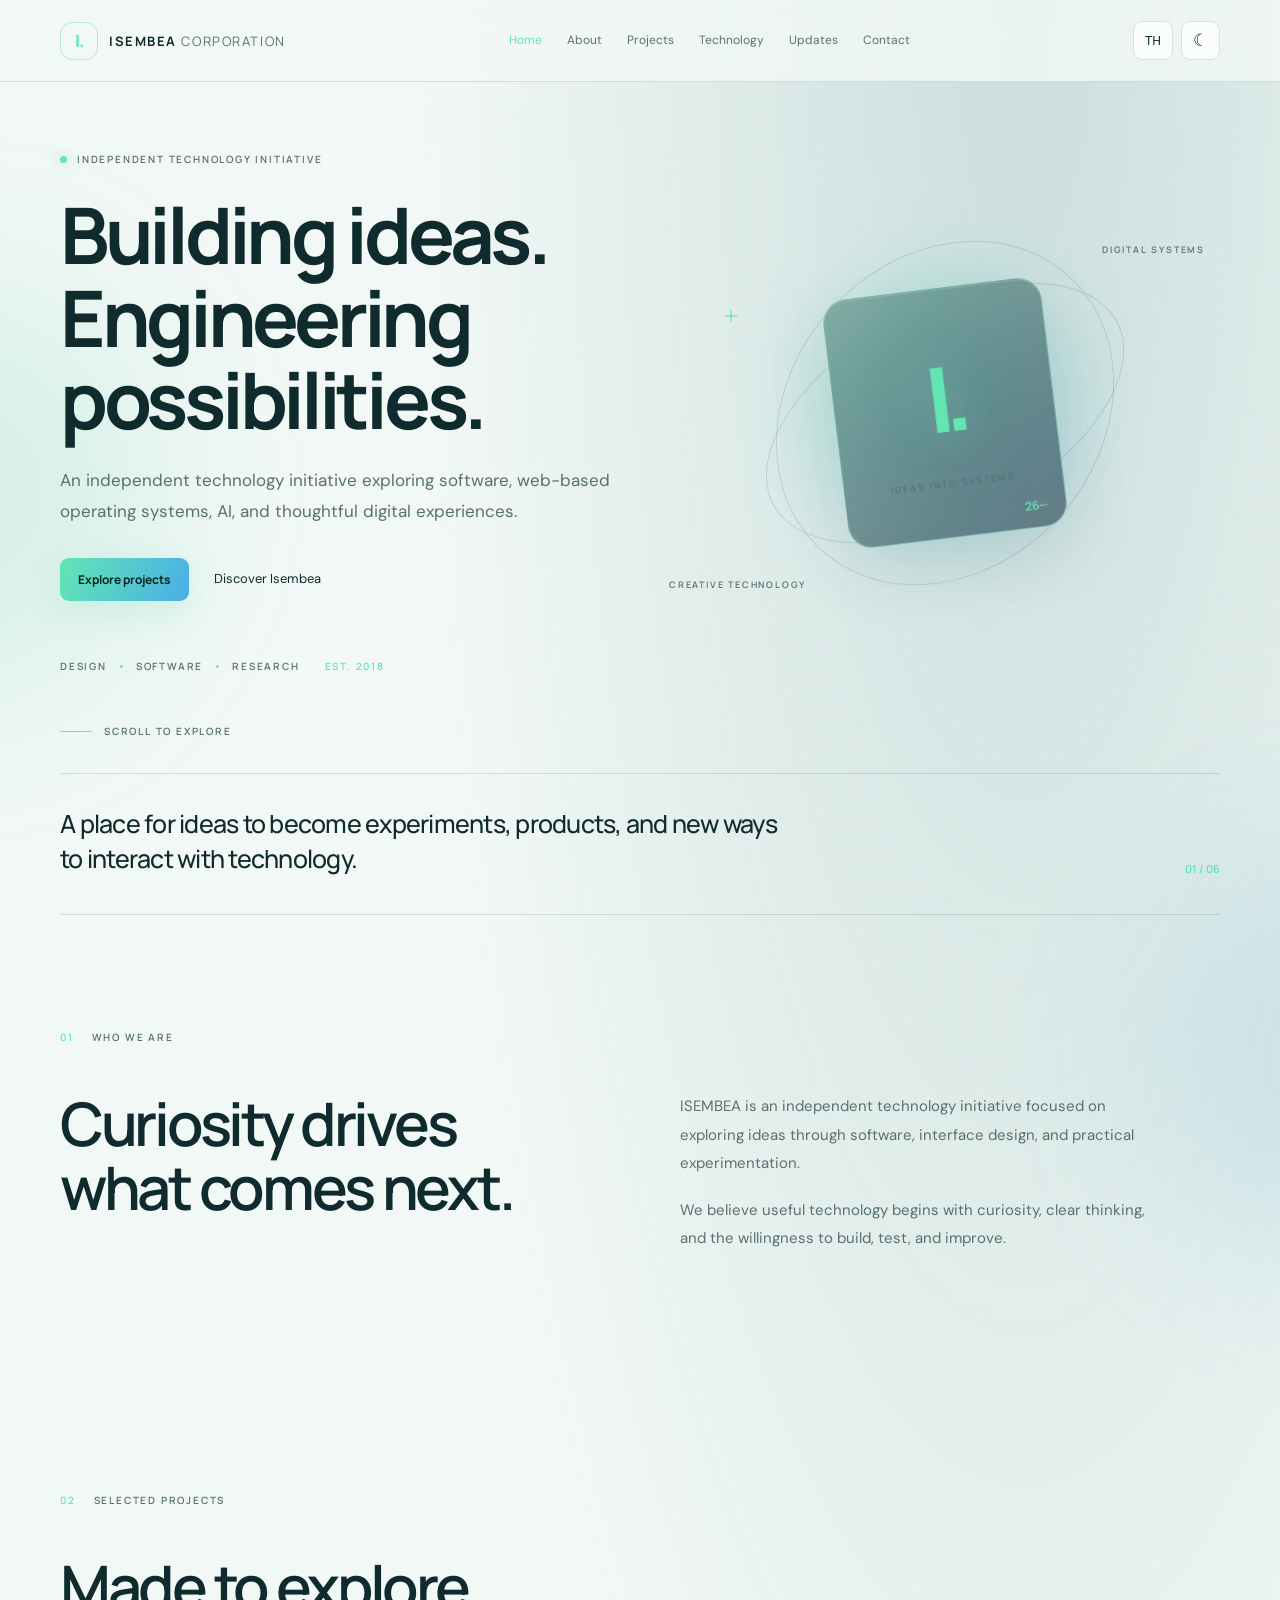
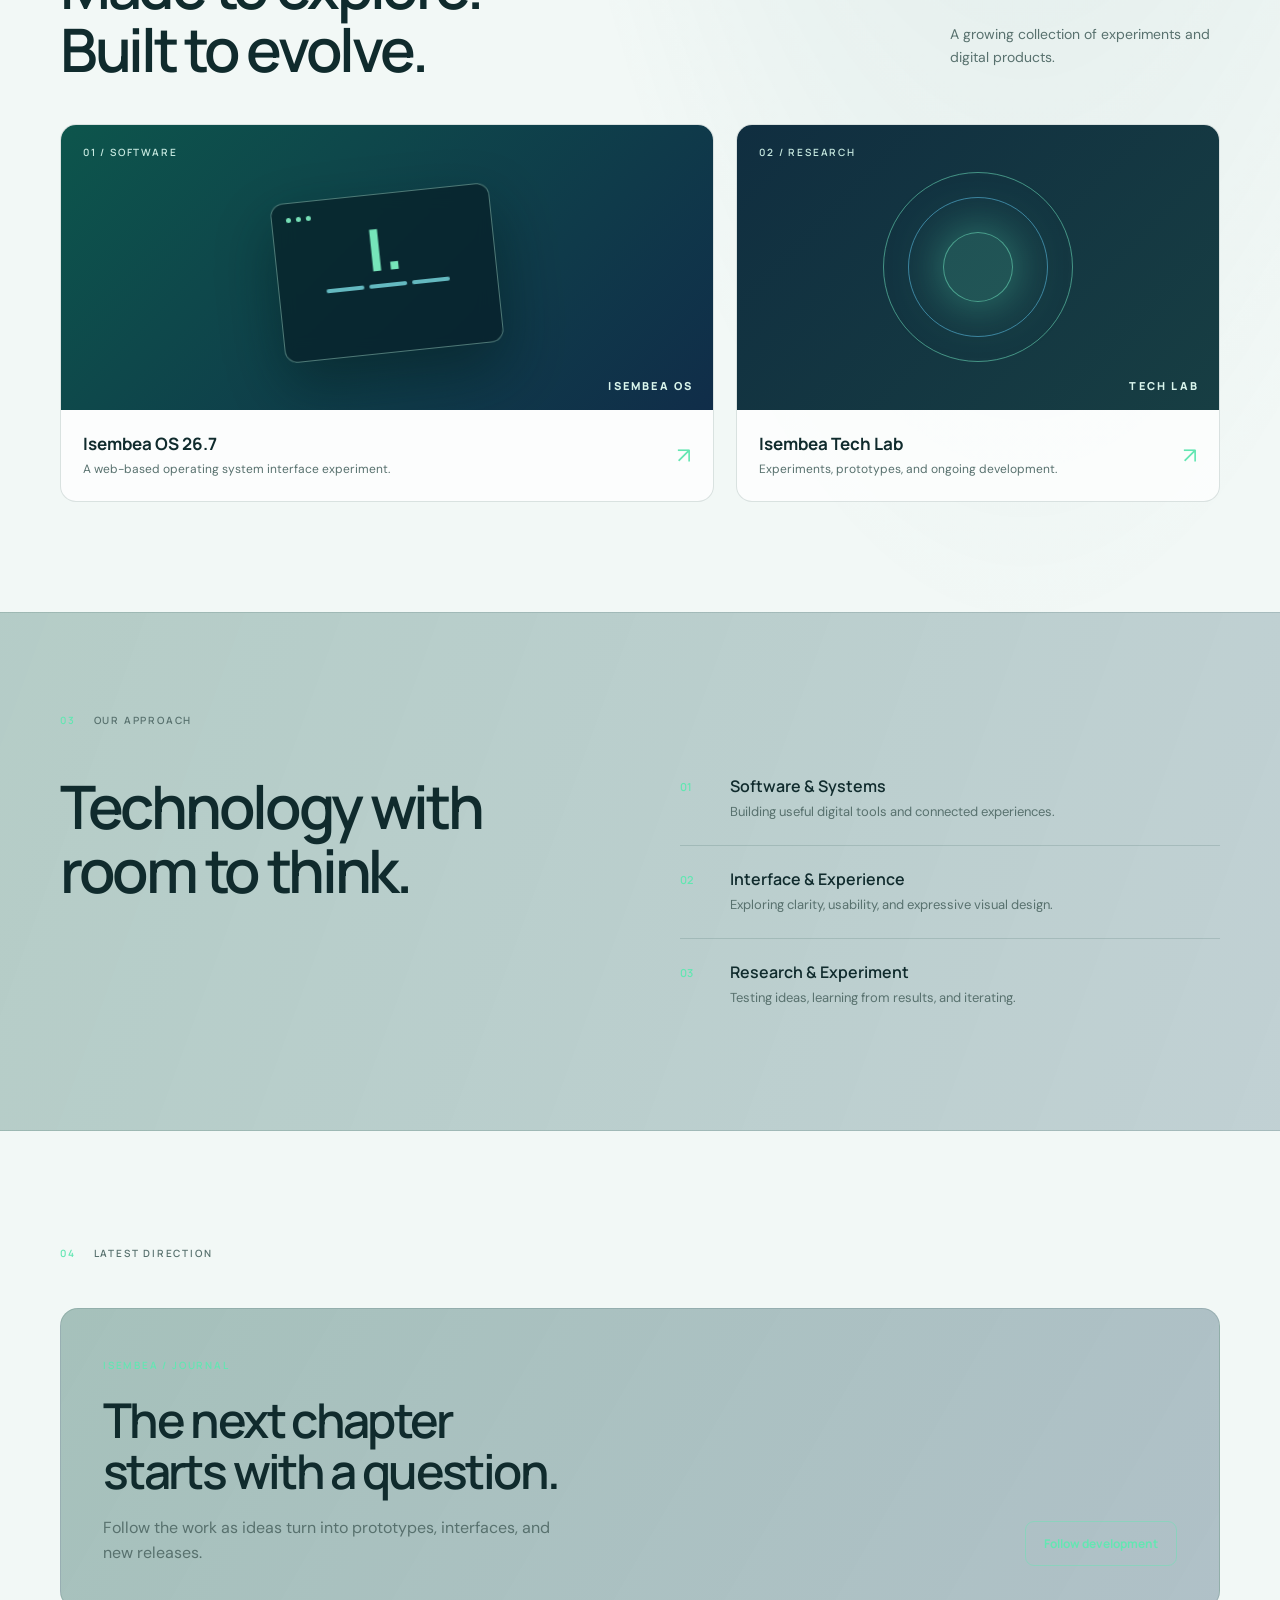
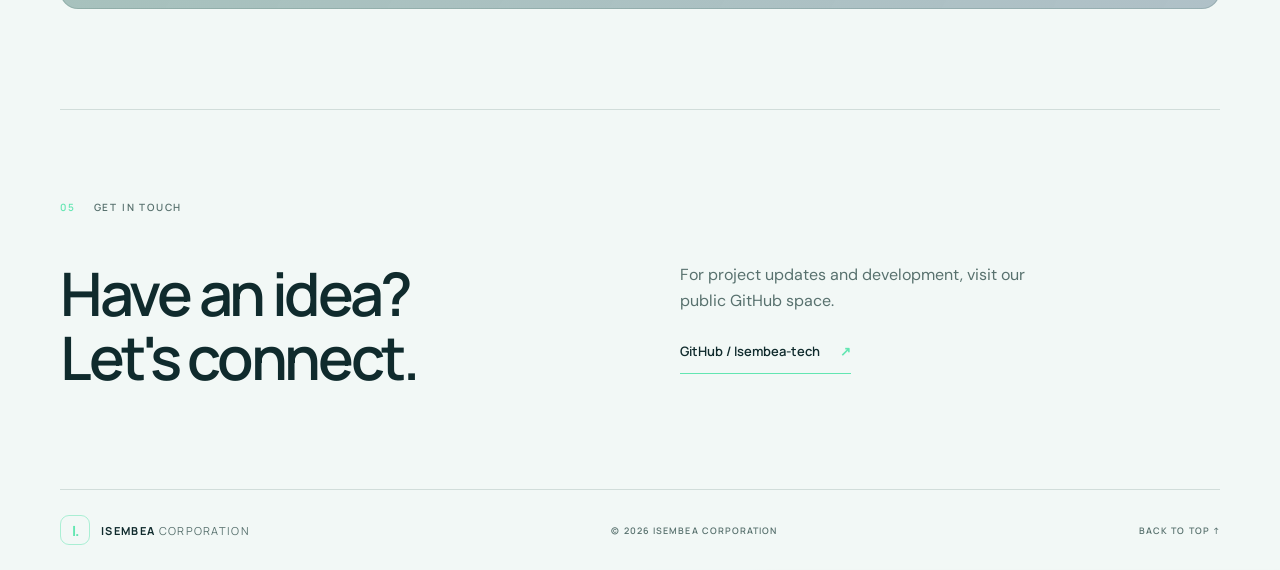
<file: index.html>
<!DOCTYPE html>
<html lang="en">
<head>
  <meta name="google-site-verification" content="8JSYobxI6tWh8ujtJBI_wWFq6JgMLfLQLETPpMY-Fxk" />
  <meta charset="UTF-8">
  <meta name="viewport" content="width=device-width, initial-scale=1.0">
  <meta name="theme-color" content="#071a20">
  <meta name="description" content="ISEMBEA CORPORATION is an independent technology initiative exploring software, digital systems, and thoughtful digital experiences.">
  <meta name="keywords" content="Isembea, Isembea Corporation, technology, software, Isembea OS">
  <meta property="og:title" content="ISEMBEA CORPORATION">
  <meta property="og:description" content="Building ideas. Engineering possibilities.">
  <meta property="og:type" content="website">
  <title>ISEMBEA CORPORATION | Building ideas</title>
  <link rel="preconnect" href="https://fonts.googleapis.com">
  <link rel="preconnect" href="https://fonts.gstatic.com" crossorigin>
  <link href="https://fonts.googleapis.com/css2?family=DM+Sans:wght@400;500;600;700&family=Manrope:wght@400;500;600;700;800&display=swap" rel="stylesheet">
  <link rel="stylesheet" href="styles.css">
  <script src="main.js" defer></script>
</head>
<body>
  <div class="ambient ambient-one"></div><div class="ambient ambient-two"></div>
  <header class="site-header">
    <a class="brand" href="#home" aria-label="Isembea Corporation home">
      <span class="brand-mark">I.</span><span>ISEMBEA <b>CORPORATION</b></span>
    </a>
    <button class="menu-toggle" id="menuToggle" aria-label="Open navigation" aria-expanded="false">☰</button>
    <nav class="nav" id="mainNav">
      <a href="#home" data-i18n="navHome">Home</a>
      <a href="#about" data-i18n="navAbout">About</a>
      <a href="#projects" data-i18n="navProjects">Projects</a>
      <a href="#technology" data-i18n="navTechnology">Technology</a>
      <a href="#updates" data-i18n="navUpdates">Updates</a>
      <a href="#contact" data-i18n="navContact">Contact</a>
    </nav>
    <div class="header-actions">
      <button class="utility-btn" id="languageToggle" aria-label="Change language">TH</button>
      <button class="utility-btn theme-toggle" id="themeToggle" aria-label="Toggle theme">☼</button>
    </div>
  </header>

  <main>
    <section class="hero section-wrap" id="home">
      <div class="hero-copy">
        <div class="eyebrow"><span class="status-dot"></span><span data-i18n="eyebrow">INDEPENDENT TECHNOLOGY INITIATIVE</span></div>
        <h1 data-i18n="heroTitle">Building ideas.<br>Engineering possibilities.</h1>
        <p class="hero-lead" data-i18n="heroLead">An independent technology initiative exploring software, web-based operating systems, AI, and thoughtful digital experiences.</p>
        <div class="hero-actions">
          <a class="button button-primary" href="#projects" data-i18n="explore">Explore projects <span>↗</span></a>
          <a class="text-link" href="#about" data-i18n="discover">Discover Isembea</a>
        </div>
        <div class="hero-meta"><span>DESIGN</span><i></i><span>SOFTWARE</span><i></i><span>RESEARCH</span><span class="founded">EST. 2018</span></div>
      </div>
      <div class="hero-art" aria-label="Abstract Isembea visual">
        <div class="orbit orbit-a"></div><div class="orbit orbit-b"></div>
        <div class="core-glow"></div>
        <div class="core-card"><span class="core-symbol">I.</span><span class="core-caption">IDEAS INTO SYSTEMS</span><span class="core-index">26—</span></div>
        <div class="art-label label-top">DIGITAL SYSTEMS</div>
        <div class="art-label label-bottom">CREATIVE TECHNOLOGY</div>
        <div class="art-cross">+</div>
      </div>
      <div class="scroll-note"><span></span><span data-i18n="scroll">SCROLL TO EXPLORE</span></div>
    </section>

    <section class="intro-strip section-wrap">
      <p data-i18n="intro">A place for ideas to become experiments, products, and new ways to interact with technology.</p>
      <span>01 / 06</span>
    </section>

    <section class="content-section section-wrap" id="about">
      <div class="section-kicker"><span>01</span><span data-i18n="who">WHO WE ARE</span></div>
      <div class="section-grid">
        <h2 data-i18n="aboutTitle">Curiosity drives<br>what comes next.</h2>
        <div class="section-copy"><p data-i18n="aboutText">ISEMBEA is an independent technology initiative focused on exploring ideas through software, interface design, and practical experimentation.</p><p data-i18n="aboutText2">We believe useful technology begins with curiosity, clear thinking, and the willingness to build, test, and improve.</p></div>
      </div>
    </section>

    <section class="content-section section-wrap" id="projects">
      <div class="section-kicker"><span>02</span><span data-i18n="selected">SELECTED PROJECTS</span></div>
      <div class="section-heading"><h2 data-i18n="projectsTitle">Made to explore.<br>Built to evolve.</h2><p data-i18n="projectsLead">A growing collection of experiments and digital products.</p></div>
      <div class="project-grid">
        <a class="project-card project-featured" href="https://isembea-tech.github.io/Isembea-os-26.7/" target="_blank" rel="noopener">
          <div class="project-visual os-visual"><span class="visual-chip">01 / SOFTWARE</span><div class="os-window"><div class="window-dots"><i></i><i></i><i></i></div><div class="os-mark">I.</div><div class="os-lines"><b></b><b></b><b></b></div></div><span class="visual-word">ISEMBEA OS</span></div>
          <div class="project-info"><div><h3>Isembea OS 26.7</h3><p data-i18n="osDesc">A web-based operating system interface experiment.</p></div><span class="arrow">↗</span></div>
        </a>
        <a class="project-card" href="https://github.com/Isembea-tech" target="_blank" rel="noopener">
          <div class="project-visual lab-visual"><span class="visual-chip">02 / RESEARCH</span><div class="lab-rings"><span></span><span></span><span></span></div><span class="visual-word">TECH LAB</span></div>
          <div class="project-info"><div><h3>Isembea Tech Lab</h3><p data-i18n="labDesc">Experiments, prototypes, and ongoing development.</p></div><span class="arrow">↗</span></div>
        </a>
      </div>
    </section>

    <section class="technology-section" id="technology">
      <div class="section-wrap tech-inner">
        <div class="section-kicker"><span>03</span><span data-i18n="approach">OUR APPROACH</span></div>
        <div class="tech-layout"><h2 data-i18n="techTitle">Technology with<br>room to think.</h2><div class="tech-list">
          <div><span>01</span><h3>Software & Systems</h3><p data-i18n="tech1">Building useful digital tools and connected experiences.</p></div>
          <div><span>02</span><h3>Interface & Experience</h3><p data-i18n="tech2">Exploring clarity, usability, and expressive visual design.</p></div>
          <div><span>03</span><h3>Research & Experiment</h3><p data-i18n="tech3">Testing ideas, learning from results, and iterating.</p></div>
        </div></div>
      </div>
    </section>

    <section class="content-section section-wrap updates-section" id="updates">
      <div class="section-kicker"><span>04</span><span data-i18n="updatesKicker">LATEST DIRECTION</span></div>
      <div class="updates-card"><div><span class="update-tag">ISEMBEA / JOURNAL</span><h2 data-i18n="updatesTitle">The next chapter<br>starts with a question.</h2><p data-i18n="updatesText">Follow the work as ideas turn into prototypes, interfaces, and new releases.</p></div><a class="button button-outline" href="https://github.com/Isembea-tech" target="_blank" rel="noopener" data-i18n="follow">Follow development ↗</a></div>
    </section>

    <section class="contact-section section-wrap" id="contact">
      <div class="section-kicker"><span>05</span><span data-i18n="contactKicker">GET IN TOUCH</span></div>
      <div class="contact-layout"><h2 data-i18n="contactTitle">Have an idea?<br>Let's connect.</h2><div><p data-i18n="contactText">For project updates and development, visit our public GitHub space.</p><a class="contact-link" href="https://github.com/Isembea-tech" target="_blank" rel="noopener">GitHub / Isembea-tech <span>↗</span></a></div></div>
    </section>
  </main>

  <footer class="footer section-wrap"><a class="brand footer-brand" href="#home"><span class="brand-mark">I.</span><span>ISEMBEA <b>CORPORATION</b></span></a><span>© <span id="year"></span> ISEMBEA CORPORATION</span><a href="#home" data-i18n="backTop">BACK TO TOP ↑</a></footer>
</body>
</html>
</file>
<file: styles.css>
/* ISEMBEA CORPORATION | responsive corporate-glass design */
:root{color-scheme:dark;--bg:#061317;--bg2:#0a2025;--panel:rgba(16,48,53,.58);--text:#eef9f6;--muted:#9db5b2;--line:rgba(190,235,225,.15);--green:#63e6b2;--blue:#53b9e8;--accent:linear-gradient(115deg,#62e6b2,#4aaee7);--shadow:0 24px 90px rgba(0,0,0,.25)}
:root[data-theme="light"]{color-scheme:light;--bg:#f2f8f6;--bg2:#e5f1ee;--panel:rgba(255,255,255,.72);--text:#102b2d;--muted:#58716e;--line:rgba(20,70,65,.15);--shadow:0 24px 70px rgba(25,70,65,.10)}
*{box-sizing:border-box}html{scroll-behavior:smooth;scroll-padding-top:100px}body{margin:0;background:radial-gradient(ellipse at 80% 0%,rgba(23,105,104,.18),transparent 42%),var(--bg);color:var(--text);font-family:"DM Sans",sans-serif;line-height:1.6;overflow-x:hidden}a{color:inherit;text-decoration:none}.ambient{position:absolute;width:420px;height:420px;border-radius:50%;filter:blur(90px);opacity:.13;pointer-events:none}.ambient-one{background:#20b98b;top:280px;left:-260px}.ambient-two{background:#238fc5;top:850px;right:-300px}.section-wrap{width:min(1160px,calc(100% - 48px));margin-inline:auto}.site-header{height:82px;display:flex;align-items:center;justify-content:space-between;gap:24px;padding:0 max(24px,calc((100% - 1160px)/2));border-bottom:1px solid var(--line);position:sticky;top:0;z-index:20;background:color-mix(in srgb,var(--bg) 82%,transparent);backdrop-filter:blur(18px)}.brand{display:flex;align-items:center;gap:11px;font:700 13px Manrope,sans-serif;letter-spacing:.12em;white-space:nowrap}.brand b{font-weight:400;color:var(--muted)}.brand-mark{display:grid;place-items:center;width:38px;height:38px;border:1px solid rgba(99,230,178,.5);border-radius:12px;color:var(--green);font:800 17px Manrope;letter-spacing:-.08em}.nav{display:flex;align-items:center;gap:25px}.nav a,.utility-btn{font-size:12px;color:var(--muted);transition:.2s}.nav a:hover,.nav a.active{color:var(--green)}.header-actions{display:flex;gap:8px}.utility-btn,.menu-toggle{border:1px solid var(--line);background:var(--panel);color:var(--text);border-radius:9px;padding:8px 11px;cursor:pointer}.theme-toggle{font-size:17px}.menu-toggle{display:none}.hero{min-height:650px;display:grid;grid-template-columns:1.05fr .95fr;align-items:center;position:relative;padding-top:70px;padding-bottom:100px}.eyebrow,.section-kicker,.hero-meta,.scroll-note,.visual-chip,.update-tag{font:600 10px Manrope,sans-serif;letter-spacing:.18em;color:var(--muted)}.eyebrow{display:flex;align-items:center;gap:10px}.status-dot{width:7px;height:7px;border-radius:50%;background:var(--green);box-shadow:0 0 15px var(--green)}h1,h2,h3,p{margin-top:0}h1,h2{font-family:Manrope,sans-serif;letter-spacing:-.055em;line-height:1.06}h1{font-size:clamp(48px,6.4vw,78px);max-width:660px;margin:27px 0 24px;font-weight:700}h2{font-size:clamp(38px,5vw,60px);font-weight:600}.hero-lead{font-size:17px;line-height:1.8;color:var(--muted);max-width:560px}.hero-actions{display:flex;align-items:center;gap:25px;margin-top:32px}.button{display:inline-flex;align-items:center;gap:18px;padding:13px 18px;border-radius:9px;font:700 12px Manrope,sans-serif;transition:transform .2s,box-shadow .2s}.button:hover{transform:translateY(-3px)}.button-primary{background:var(--accent);color:#05251f;box-shadow:0 10px 35px rgba(67,210,166,.18)}.text-link{font-size:13px;color:var(--text)}.text-link:hover{color:var(--green)}.hero-meta{display:flex;align-items:center;gap:13px;margin-top:58px}.hero-meta i{width:3px;height:3px;background:var(--green);border-radius:50%}.founded{margin-left:12px;color:var(--green)}.hero-art{height:440px;position:relative;display:grid;place-items:center}.core-glow{position:absolute;width:270px;height:270px;border-radius:50%;background:linear-gradient(135deg,rgba(78,227,174,.26),rgba(55,153,220,.22));filter:blur(40px)}.orbit{position:absolute;border:1px solid var(--line);border-radius:50%;transform:rotate(-28deg)}.orbit-a{width:390px;height:210px}.orbit-b{width:310px;height:370px;transform:rotate(42deg)}.core-card{position:relative;width:220px;height:250px;border:1px solid rgba(133,230,205,.38);border-radius:24px;background:linear-gradient(145deg,rgba(36,103,91,.45),rgba(14,39,57,.55));box-shadow:var(--shadow),inset 0 1px rgba(255,255,255,.16);backdrop-filter:blur(18px);display:flex;flex-direction:column;align-items:center;justify-content:center;gap:18px;transform:rotate(-7deg)}.core-symbol{font:800 90px Manrope;letter-spacing:-.12em;color:var(--green);text-shadow:0 0 45px rgba(99,230,178,.35)}.core-caption{font:600 9px Manrope;letter-spacing:.22em;color:var(--muted)}.core-index{position:absolute;right:18px;bottom:13px;color:var(--green);font:600 12px Manrope}.art-label{position:absolute;font:600 9px Manrope;letter-spacing:.2em;color:var(--muted)}.label-top{top:50px;right:15px}.label-bottom{bottom:42px;left:0}.art-cross{position:absolute;top:100px;left:55px;color:var(--green);font-size:28px;font-weight:200}.scroll-note{position:absolute;bottom:35px;left:0;display:flex;align-items:center;gap:12px}.scroll-note span:first-child{width:32px;height:1px;background:var(--green)}.intro-strip{display:flex;justify-content:space-between;align-items:end;border-top:1px solid var(--line);border-bottom:1px solid var(--line);padding:32px 0 38px}.intro-strip p{font:500 clamp(18px,2.2vw,25px) Manrope;max-width:730px;margin:0;letter-spacing:-.03em}.intro-strip>span{font:600 11px Manrope;color:var(--green)}.content-section{padding-top:115px;padding-bottom:110px}.section-kicker{display:flex;gap:18px;align-items:center;margin-bottom:48px}.section-kicker span:first-child{color:var(--green)}.section-grid{display:grid;grid-template-columns:1fr 1fr;gap:80px}.section-grid h2{margin:0}.section-copy{max-width:470px;color:var(--muted);font-size:15px;line-height:1.9}.section-copy p+p{margin-top:18px}.section-heading{display:flex;justify-content:space-between;align-items:end;margin-bottom:42px}.section-heading h2{margin:0}.section-heading>p{max-width:270px;color:var(--muted);font-size:14px}.project-grid{display:grid;grid-template-columns:1.15fr .85fr;gap:22px}.project-card{border:1px solid var(--line);border-radius:16px;overflow:hidden;background:var(--panel);transition:.25s}.project-card:hover{transform:translateY(-5px);border-color:rgba(99,230,178,.45)}.project-visual{height:285px;position:relative;overflow:hidden;background:linear-gradient(135deg,#0d554c,#102d49)}.lab-visual{background:linear-gradient(135deg,#102e40,#173e43)}.visual-chip{position:absolute;top:20px;left:22px;color:#c6e8df}.os-window{position:absolute;width:220px;height:160px;left:50%;top:52%;transform:translate(-50%,-50%) rotate(-6deg);border:1px solid rgba(193,255,235,.38);border-radius:13px;background:rgba(6,25,33,.64);box-shadow:0 25px 60px #031a1c80;backdrop-filter:blur(12px);padding:14px}.window-dots{display:flex;gap:5px}.window-dots i{width:5px;height:5px;border-radius:50%;background:#76dfb6}.os-mark{font:800 58px Manrope;color:#76e5ba;text-align:center;line-height:1.2}.os-lines{display:flex;gap:5px;justify-content:center}.os-lines b{width:38px;height:4px;border-radius:5px;background:#64b9c0}.visual-word{position:absolute;right:20px;bottom:17px;font:800 11px Manrope;letter-spacing:.2em;color:#d9f5ec}.lab-rings{position:absolute;inset:0;display:grid;place-items:center}.lab-rings span{position:absolute;width:190px;height:190px;border:1px solid rgba(110,226,190,.55);border-radius:50%}.lab-rings span:nth-child(2){width:140px;height:140px;border-color:rgba(87,184,222,.6)}.lab-rings span:nth-child(3){width:70px;height:70px;background:rgba(94,222,177,.18);box-shadow:0 0 50px #55dcb080}.project-info{display:flex;justify-content:space-between;align-items:center;padding:22px}.project-info h3{font:700 17px Manrope;margin-bottom:5px}.project-info p{font-size:12px;color:var(--muted);margin:0}.arrow{font-size:22px;color:var(--green)}.technology-section{background:linear-gradient(110deg,rgba(20,91,77,.28),rgba(17,66,89,.22));border-block:1px solid var(--line);padding:100px 0}.tech-layout{display:grid;grid-template-columns:1fr 1fr;gap:80px}.tech-layout h2{margin:0}.tech-list>div{display:grid;grid-template-columns:35px 1fr;column-gap:15px;padding:0 0 22px;margin-bottom:22px;border-bottom:1px solid var(--line)}.tech-list>div:last-child{margin:0;border:0}.tech-list>div>span{grid-row:span 2;color:var(--green);font:600 11px Manrope;padding-top:4px}.tech-list h3{font:600 16px Manrope;margin:0 0 5px}.tech-list p{font-size:13px;color:var(--muted);margin:0}.updates-section{padding-bottom:100px}.updates-card{padding:42px;border:1px solid var(--line);border-radius:18px;background:linear-gradient(120deg,rgba(25,92,78,.35),rgba(22,65,91,.3));display:flex;align-items:end;justify-content:space-between;gap:30px}.update-tag{color:var(--green)}.updates-card h2{font-size:clamp(34px,4vw,48px);margin:18px 0}.updates-card p{color:var(--muted);max-width:470px;margin:0}.button-outline{border:1px solid rgba(99,230,178,.45);color:var(--green);white-space:nowrap}.contact-section{border-top:1px solid var(--line);padding-top:90px;padding-bottom:100px}.contact-layout{display:grid;grid-template-columns:1fr 1fr;gap:80px}.contact-layout h2{margin:0}.contact-layout p{color:var(--muted);max-width:390px}.contact-link{display:inline-flex;gap:20px;padding:13px 0;border-bottom:1px solid var(--green);font:600 13px Manrope}.contact-link span{color:var(--green)}.footer{border-top:1px solid var(--line);padding-top:25px;padding-bottom:25px;display:flex;align-items:center;justify-content:space-between;color:var(--muted);font:600 9px Manrope;letter-spacing:.12em}.footer-brand{color:var(--text);font-size:11px}.footer-brand .brand-mark{width:30px;height:30px;border-radius:9px;font-size:14px}
@media(max-width:900px){.site-header{gap:12px}.nav{gap:13px}.nav a{font-size:11px}.hero{grid-template-columns:1fr .8fr}.hero-art{transform:scale(.85)}.section-grid,.tech-layout,.contact-layout{gap:40px}}
@media(max-width:700px){.section-wrap{width:min(100% - 36px,560px)}.site-header{height:70px;padding:0 18px}.brand{font-size:10px;letter-spacing:.08em;gap:8px}.brand-mark{width:33px;height:33px}.menu-toggle{display:block;margin-left:auto}.header-actions{gap:5px}.utility-btn{padding:7px 9px}.nav{display:none;position:absolute;top:69px;left:0;right:0;padding:18px;background:var(--bg2);border-bottom:1px solid var(--line);flex-direction:column;align-items:stretch;gap:0}.nav.open{display:flex}.nav a{padding:12px 18px;font-size:13px}.hero{display:flex;flex-direction:column;align-items:stretch;padding-top:76px;padding-bottom:75px;min-height:auto}.hero h1{font-size:clamp(43px,12vw,62px);margin-top:24px}.hero-lead{font-size:15px}.hero-art{height:330px;transform:none;margin-top:20px}.orbit-a{width:310px;height:170px}.orbit-b{width:250px;height:300px}.core-card{width:175px;height:205px}.core-symbol{font-size:75px}.label-top{right:0;top:20px}.label-bottom{left:0;bottom:15px}.art-cross{left:18px;top:70px}.hero-meta{margin-top:38px;gap:9px;flex-wrap:wrap}.scroll-note{bottom:15px}.intro-strip{padding:25px 0;gap:20px}.intro-strip p{font-size:17px}.intro-strip>span{white-space:nowrap}.content-section{padding-top:78px;padding-bottom:78px}.section-kicker{margin-bottom:32px}.section-grid,.tech-layout,.contact-layout{grid-template-columns:1fr;gap:25px}.section-grid h2,.tech-layout h2,.contact-layout h2{font-size:42px}.section-heading{display:block}.section-heading h2{font-size:42px}.section-heading>p{margin:20px 0 0}.project-grid{grid-template-columns:1fr}.project-visual{height:235px}.technology-section{padding:75px 0}.updates-card{padding:27px;display:block}.updates-card .button{margin-top:25px}.contact-section{padding-top:75px;padding-bottom:75px}.footer{flex-wrap:wrap;gap:18px}.footer>span{order:3;width:100%}}
@media(prefers-reduced-motion:reduce){html{scroll-behavior:auto}*,*::before,*::after{transition:none!important}}
</file>
